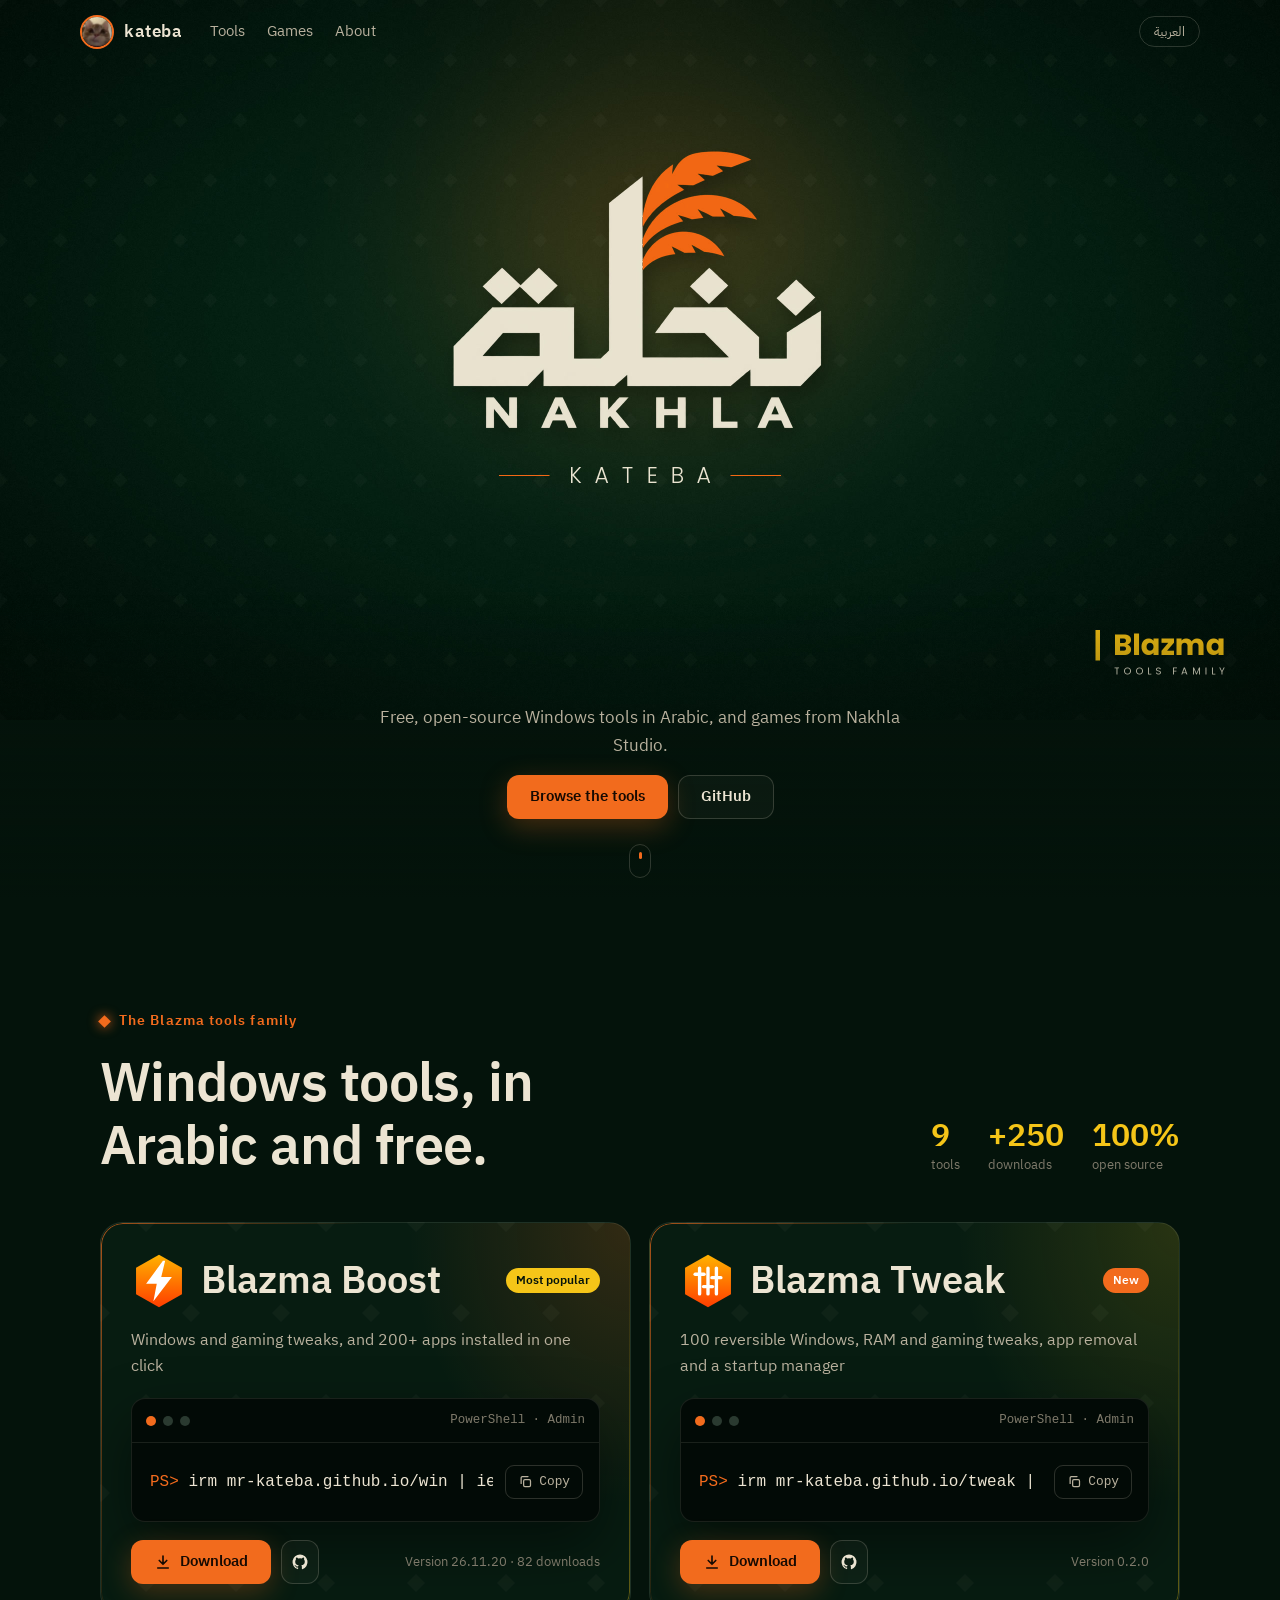
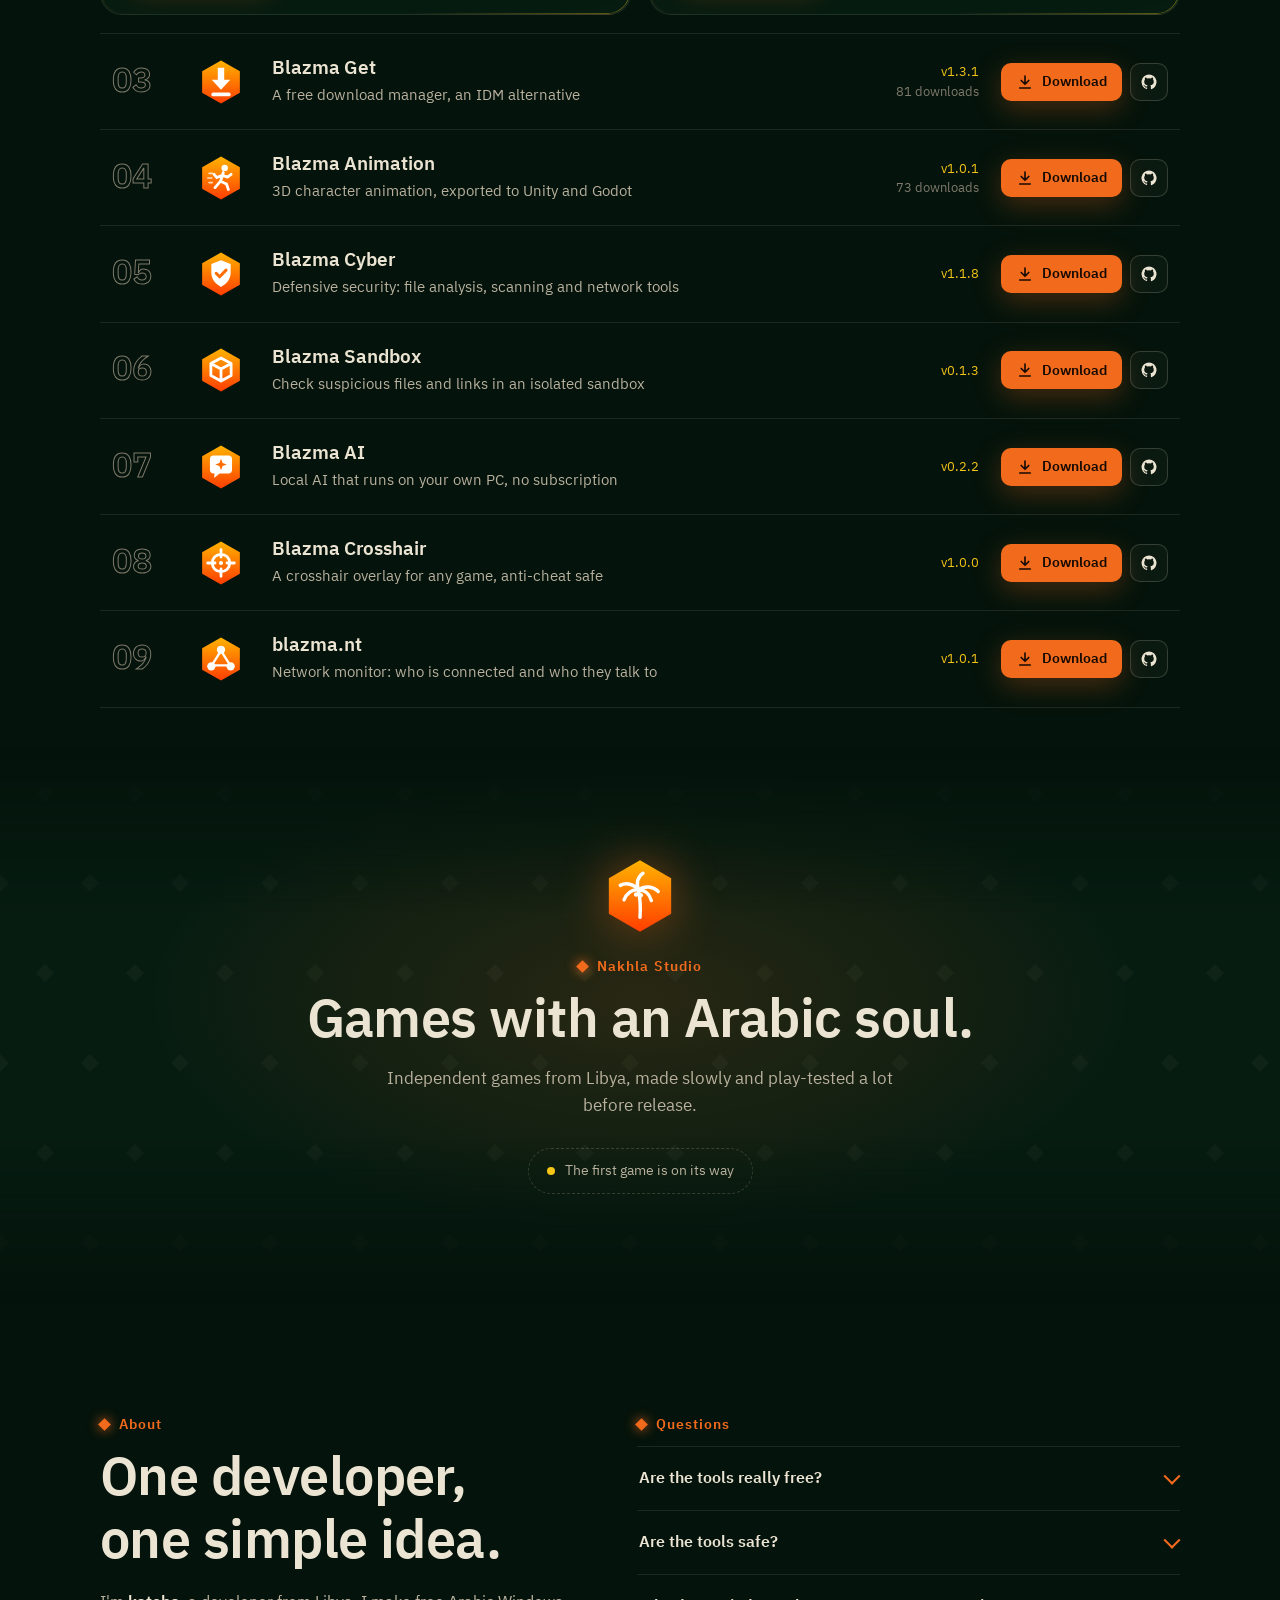
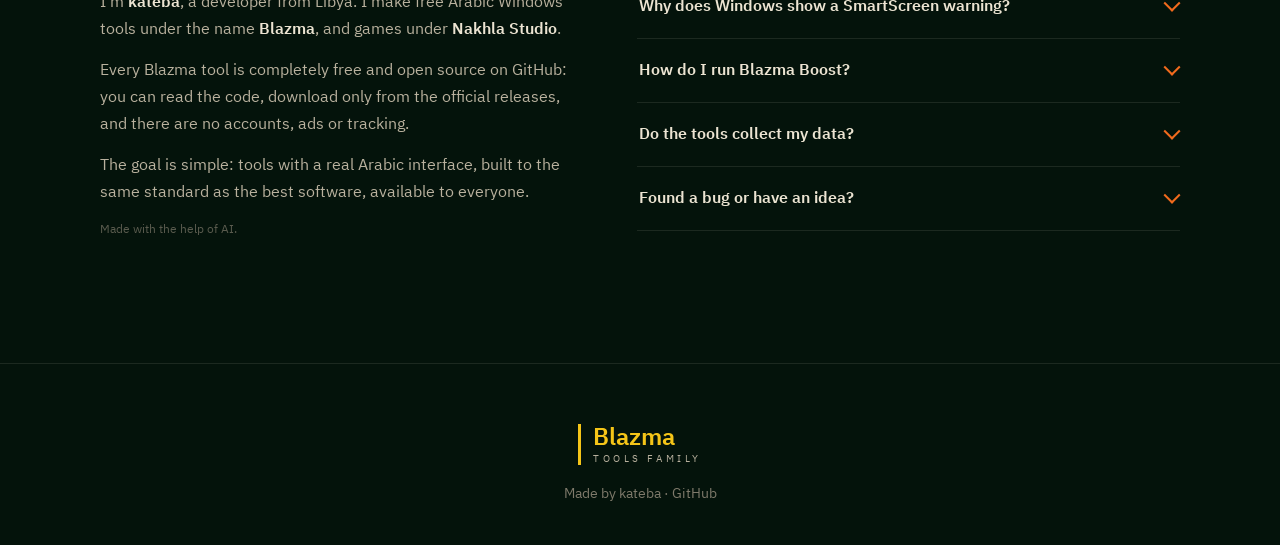
<file: index.html>
<!DOCTYPE html>
<html lang="ar" dir="rtl">
<head>
<meta charset="utf-8">
<meta name="viewport" content="width=device-width, initial-scale=1, viewport-fit=cover">
<title>kateba — أدوات بلازما واستوديو نخلة</title>
<meta name="description" content="أدوات ويندوز عربية مجانية ومفتوحة المصدر من تطوير kateba: Blazma Boost وGet وCyber وSandbox وAI وAnimation وCrosshair وnt، وألعاب استوديو نخلة.">
<meta name="author" content="kateba (mr-kateba)">
<meta name="theme-color" content="#04130b">
<link rel="canonical" href="https://mr-kateba.github.io/">
<link rel="icon" href="assets/icon.svg?v=1" type="image/svg+xml">
<link rel="icon" href="assets/icon-192.png?v=1" sizes="192x192" type="image/png">
<link rel="apple-touch-icon" href="assets/icon-192.png?v=1">
<link rel="manifest" href="manifest.webmanifest">
<meta property="og:type" content="website">
<meta property="og:site_name" content="أدوات بلازما">
<meta property="og:title" content="kateba — أدوات بلازما واستوديو نخلة">
<meta property="og:description" content="أدوات ويندوز عربية مجانية ومفتوحة المصدر، بدون حسابات وبدون تتبع.">
<meta property="og:url" content="https://mr-kateba.github.io/">
<meta property="og:image" content="https://mr-kateba.github.io/assets/og.png?v=1">
<meta property="og:image:width" content="1200">
<meta property="og:image:height" content="630">
<meta property="og:locale" content="ar_AR">
<meta name="twitter:card" content="summary_large_image">
<meta name="twitter:title" content="kateba — أدوات بلازما واستوديو نخلة">
<meta name="twitter:description" content="أدوات ويندوز عربية مجانية ومفتوحة المصدر، بدون حسابات وبدون تتبع.">
<meta name="twitter:image" content="https://mr-kateba.github.io/assets/og.png?v=1">
<link rel="stylesheet" href="assets/site.css?v=202611252110">
</head>
<body>

<header class="nav" id="nav">
  <a class="brand" href="#top"><img src="assets/cat.webp" alt=""><span>kateba</span></a>
  <nav class="links">
    <a href="#tools" data-i18n="nav.tools"></a>
    <a href="#games" data-i18n="nav.games"></a>
    <a href="#about" data-i18n="nav.about"></a>
  </nav>
  <button class="lang" id="lang" type="button">English</button>
</header>

<main>
  <!-- 1. the Nakhla wallpaper, untouched, as the opening screen -->
  <section class="hero" id="top">
    <div class="hero-img" role="img" aria-label="Nakhla — kateba"></div>
    <div class="hero-foot reveal">
      <p class="tagline" data-i18n="hero"></p>
      <div class="hero-cta">
        <a class="btn solid" href="#tools" data-i18n="cta.tools"></a>
        <a class="btn ghost" href="https://github.com/mr-kateba" target="_blank" rel="noopener"><bdi>GitHub</bdi></a>
      </div>
    </div>
    <a class="scroll" href="#tools" aria-label="tools"><span></span></a>
  </section>

  <!-- 2. tools -->
  <section class="sec" id="tools">
    <div class="sec-head reveal">
      <p class="kicker"><span class="dot"></span><span data-i18n="tools.kicker"></span></p>
      <h2 data-i18n="tools.title"></h2>
      <div class="facts" id="facts"></div>
    </div>
    <div class="featured reveal" id="feature"></div>
    <ol class="index" id="index"></ol>
  </section>

  <!-- 3. Nakhla Studio -->
  <section class="sec studio" id="games">
    <div class="studio-inner reveal">
      <img class="studio-mark" src="assets/nakhla.svg" alt="">
      <p class="kicker"><span class="dot"></span><span data-i18n="games.kicker"></span></p>
      <h2 data-i18n="games.title"></h2>
      <p class="studio-text" data-i18n="games.text"></p>
      <ul class="games" id="games-list"></ul>
    </div>
  </section>

  <!-- 4. about + questions -->
  <section class="sec split" id="about">
    <div class="about reveal">
      <p class="kicker"><span class="dot"></span><span data-i18n="about.kicker"></span></p>
      <h2 data-i18n="about.title"></h2>
      <div class="prose" id="about-text"></div>
    </div>
    <div class="qa reveal">
      <p class="kicker"><span class="dot"></span><span data-i18n="faq.kicker"></span></p>
      <div class="faq" id="faq"></div>
    </div>
  </section>
</main>

<footer class="foot">
  <div class="sig" dir="ltr"><b>Blazma</b><span>TOOLS FAMILY</span></div>
  <p><span data-i18n="foot"></span> · <a href="https://github.com/mr-kateba" target="_blank" rel="noopener"><bdi>GitHub</bdi></a></p>
</footer>

<script src="assets/app.js?v=202611252110"></script>
</body>
</html>
</file>
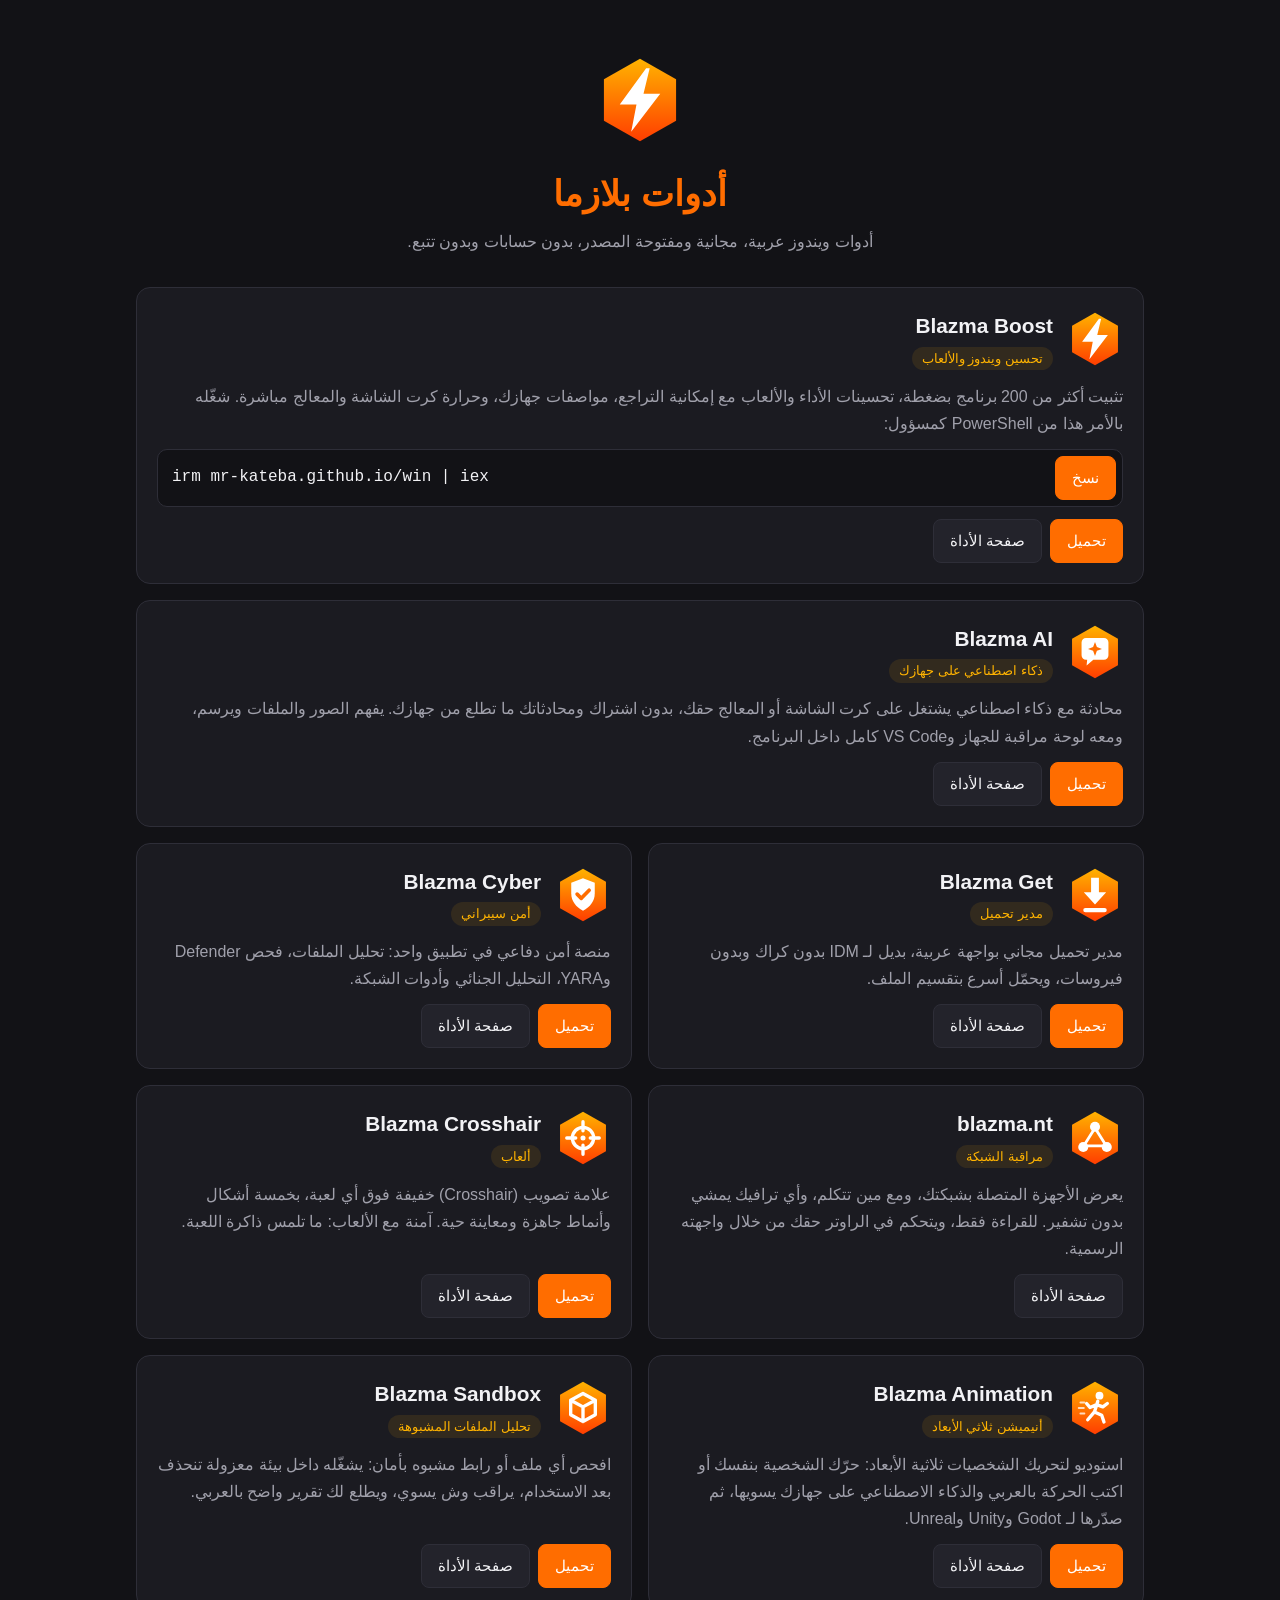
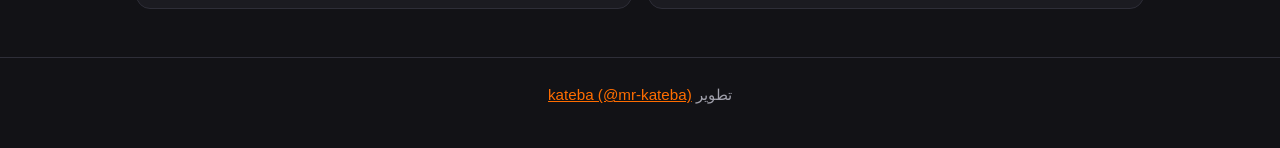
<file: classic/index.html>
<!DOCTYPE html>
<html lang="ar" dir="rtl">
<head>
<meta charset="utf-8">
<meta name="viewport" content="width=device-width, initial-scale=1">
<title>أدوات بلازما</title>
<meta name="description" content="أدوات ويندوز عربية مجانية ومفتوحة المصدر من تطوير kateba: Blazma Boost وBlazma AI وBlazma Get وBlazma Cyber وblazma.nt وBlazma Crosshair وBlazma Animation وBlazma Sandbox.">
<meta name="author" content="kateba (mr-kateba)">
<link rel="icon" href="../logos/boost.svg" type="image/svg+xml">
<style>
  :root { --bg: #121216; --panel: #1b1b21; --panel-2: #23232b; --line: #2e2e38; --text: #f2f2f5; --muted: #a0a0ab; --accent: #ff6d00; --accent-2: #ffb300; }
  * { box-sizing: border-box; }
  body { margin: 0; background: var(--bg); color: var(--text); font-family: "Segoe UI", Tahoma, sans-serif; line-height: 1.7; }
  a { color: var(--accent); }
  .wrap { max-width: 1040px; margin: 0 auto; padding: 0 16px; }

  header { text-align: center; padding: 56px 0 32px; }
  header img { width: 88px; height: 88px; }
  header h1 { margin: 12px 0 4px; font-size: 2.2rem; color: var(--accent); }
  header p { margin: 0 auto; color: var(--muted); max-width: 560px; }

  .tools { display: grid; grid-template-columns: repeat(2, minmax(0, 1fr)); gap: 16px; padding-bottom: 48px; }
  @media (max-width: 720px) { .tools { grid-template-columns: minmax(0, 1fr); } }
  .tool { min-width: 0; background: var(--panel); border: 1px solid var(--line); border-radius: 14px; padding: 20px; display: flex; flex-direction: column; gap: 12px; transition: border-color .2s, transform .2s; }
  .tool:hover { border-color: var(--accent); transform: translateY(-2px); }
  .tool.featured { grid-column: 1 / -1; }
  .head { display: flex; align-items: center; gap: 14px; }
  .head img { width: 56px; height: 56px; flex: none; border-radius: 12px; }
  .head h2 { margin: 0; font-size: 1.3rem; }
  .tag { display: inline-block; margin-top: 2px; font-size: .8rem; color: var(--accent-2); background: rgba(255, 179, 0, .1); border-radius: 999px; padding: 1px 10px; }
  .tool p { margin: 0; color: var(--muted); flex: 1; }

  .cmd { display: flex; gap: 8px; background: var(--bg); border: 1px solid var(--line); border-radius: 10px; padding: 6px; direction: ltr; }
  .cmd code { flex: 1; min-width: 0; font-family: Consolas, monospace; padding: 8px; overflow-x: auto; white-space: nowrap; }

  .actions { display: flex; flex-wrap: wrap; gap: 8px; }
  .btn { display: inline-flex; align-items: center; gap: 6px; border-radius: 8px; padding: 8px 16px; font: inherit; font-size: .95rem; text-decoration: none; cursor: pointer; border: 1px solid var(--line); background: var(--panel-2); color: var(--text); }
  .btn:hover { border-color: var(--accent); }
  .btn.primary { background: var(--accent); border-color: var(--accent); color: #fff; }
  .btn.primary:hover { background: #ff8124; }

  footer { border-top: 1px solid var(--line); text-align: center; color: var(--muted); padding: 24px 0 40px; font-size: .95rem; }
</style>
</head>
<body>
<div class="wrap">
  <header>
    <img src="../logos/boost.svg" alt="">
    <h1>أدوات بلازما</h1>
    <p>أدوات ويندوز عربية، مجانية ومفتوحة المصدر، بدون حسابات وبدون تتبع.</p>
  </header>

  <main class="tools">
    <article class="tool featured">
      <div class="head">
        <img src="../logos/boost.svg" alt="">
        <div><h2>Blazma Boost</h2><span class="tag">تحسين ويندوز والألعاب</span></div>
      </div>
      <p>تثبيت أكثر من 200 برنامج بضغطة، تحسينات الأداء والألعاب مع إمكانية التراجع، مواصفات جهازك، وحرارة كرت الشاشة والمعالج مباشرة. شغّله بالأمر هذا من PowerShell كمسؤول:</p>
      <div class="cmd">
        <code id="cmd">irm mr-kateba.github.io/win | iex</code>
        <button type="button" class="btn primary" id="copy">نسخ</button>
      </div>
      <div class="actions">
        <a class="btn primary" href="https://github.com/mr-kateba/Blazma-Boost/releases/latest/download/BlazmaBoost.zip">تحميل</a>
        <a class="btn" href="https://github.com/mr-kateba/Blazma-Boost">صفحة الأداة</a>
      </div>
    </article>

    <article class="tool featured">
      <div class="head">
        <img src="../logos/ai.svg" alt="">
        <div><h2>Blazma AI</h2><span class="tag">ذكاء اصطناعي على جهازك</span></div>
      </div>
      <p>محادثة مع ذكاء اصطناعي يشتغل على كرت الشاشة أو المعالج حقك، بدون اشتراك ومحادثاتك ما تطلع من جهازك. يفهم الصور والملفات ويرسم، ومعه لوحة مراقبة للجهاز وVS Code كامل داخل البرنامج.</p>
      <div class="actions">
        <a class="btn primary" href="https://github.com/mr-kateba/blazma-ai/releases">تحميل</a>
        <a class="btn" href="https://github.com/mr-kateba/blazma-ai">صفحة الأداة</a>
      </div>
    </article>

    <article class="tool">
      <div class="head">
        <img src="../logos/get.svg" alt="">
        <div><h2>Blazma Get</h2><span class="tag">مدير تحميل</span></div>
      </div>
      <p>مدير تحميل مجاني بواجهة عربية، بديل لـ IDM بدون كراك وبدون فيروسات، ويحمّل أسرع بتقسيم الملف.</p>
      <div class="actions">
        <a class="btn primary" href="https://github.com/mr-kateba/Blazma-Get/releases/latest">تحميل</a>
        <a class="btn" href="https://github.com/mr-kateba/Blazma-Get">صفحة الأداة</a>
      </div>
    </article>

    <article class="tool">
      <div class="head">
        <img src="../logos/cyber.svg" alt="">
        <div><h2>Blazma Cyber</h2><span class="tag">أمن سيبراني</span></div>
      </div>
      <p>منصة أمن دفاعي في تطبيق واحد: تحليل الملفات، فحص Defender وYARA، التحليل الجنائي وأدوات الشبكة.</p>
      <div class="actions">
        <a class="btn primary" href="https://github.com/mr-kateba/Blazma-Cyber/releases/latest">تحميل</a>
        <a class="btn" href="https://github.com/mr-kateba/Blazma-Cyber">صفحة الأداة</a>
      </div>
    </article>

    <article class="tool">
      <div class="head">
        <img src="../logos/nt.svg" alt="">
        <div><h2>blazma.nt</h2><span class="tag">مراقبة الشبكة</span></div>
      </div>
      <p>يعرض الأجهزة المتصلة بشبكتك، ومع مين تتكلم، وأي ترافيك يمشي بدون تشفير. للقراءة فقط، ويتحكم في الراوتر حقك من خلال واجهته الرسمية.</p>
      <div class="actions">
        <a class="btn" href="https://github.com/mr-kateba/blazma-nt">صفحة الأداة</a>
      </div>
    </article>

    <article class="tool">
      <div class="head">
        <img src="../logos/crosshair.svg" alt="">
        <div><h2>Blazma Crosshair</h2><span class="tag">ألعاب</span></div>
      </div>
      <p>علامة تصويب (Crosshair) خفيفة فوق أي لعبة، بخمسة أشكال وأنماط جاهزة ومعاينة حية. آمنة مع الألعاب: ما تلمس ذاكرة اللعبة.</p>
      <div class="actions">
        <a class="btn primary" href="https://github.com/mr-kateba/blazma-Crosshair/releases/latest">تحميل</a>
        <a class="btn" href="https://github.com/mr-kateba/blazma-Crosshair">صفحة الأداة</a>
      </div>
    </article>
    <article class="tool">
      <div class="head">
        <img src="../logos/animation.svg" alt="">
        <div><h2>Blazma Animation</h2><span class="tag">أنيميشن ثلاثي الأبعاد</span></div>
      </div>
      <p>استوديو لتحريك الشخصيات ثلاثية الأبعاد: حرّك الشخصية بنفسك أو اكتب الحركة بالعربي والذكاء الاصطناعي على جهازك يسويها، ثم صدّرها لـ Godot وUnity وUnreal.</p>
      <div class="actions">
        <a class="btn primary" href="https://github.com/mr-kateba/blazma-Animation/releases/latest">تحميل</a>
        <a class="btn" href="https://github.com/mr-kateba/blazma-Animation">صفحة الأداة</a>
      </div>
    </article>
    <article class="tool">
      <div class="head">
        <img src="../logos/sandbox.svg" alt="">
        <div><h2>Blazma Sandbox</h2><span class="tag">تحليل الملفات المشبوهة</span></div>
      </div>
      <p>افحص أي ملف أو رابط مشبوه بأمان: يشغّله داخل بيئة معزولة تنحذف بعد الاستخدام، يراقب وش يسوي، ويطلع لك تقرير واضح بالعربي.</p>
      <div class="actions">
        <a class="btn primary" href="https://github.com/mr-kateba/Blazma-Sandbox/releases/latest">تحميل</a>
        <a class="btn" href="https://github.com/mr-kateba/Blazma-Sandbox">صفحة الأداة</a>
      </div>
    </article>
  </main>
</div>

<footer>
  تطوير <bdi><a href="https://github.com/mr-kateba">kateba (@mr-kateba)</a></bdi>
</footer>

<script>
  document.getElementById("copy").addEventListener("click", function () {
    var button = this;
    navigator.clipboard.writeText(document.getElementById("cmd").textContent).then(function () {
      button.textContent = "تم النسخ";
      setTimeout(function () { button.textContent = "نسخ"; }, 1500);
    });
  });
</script>
</body>
</html>
</file>
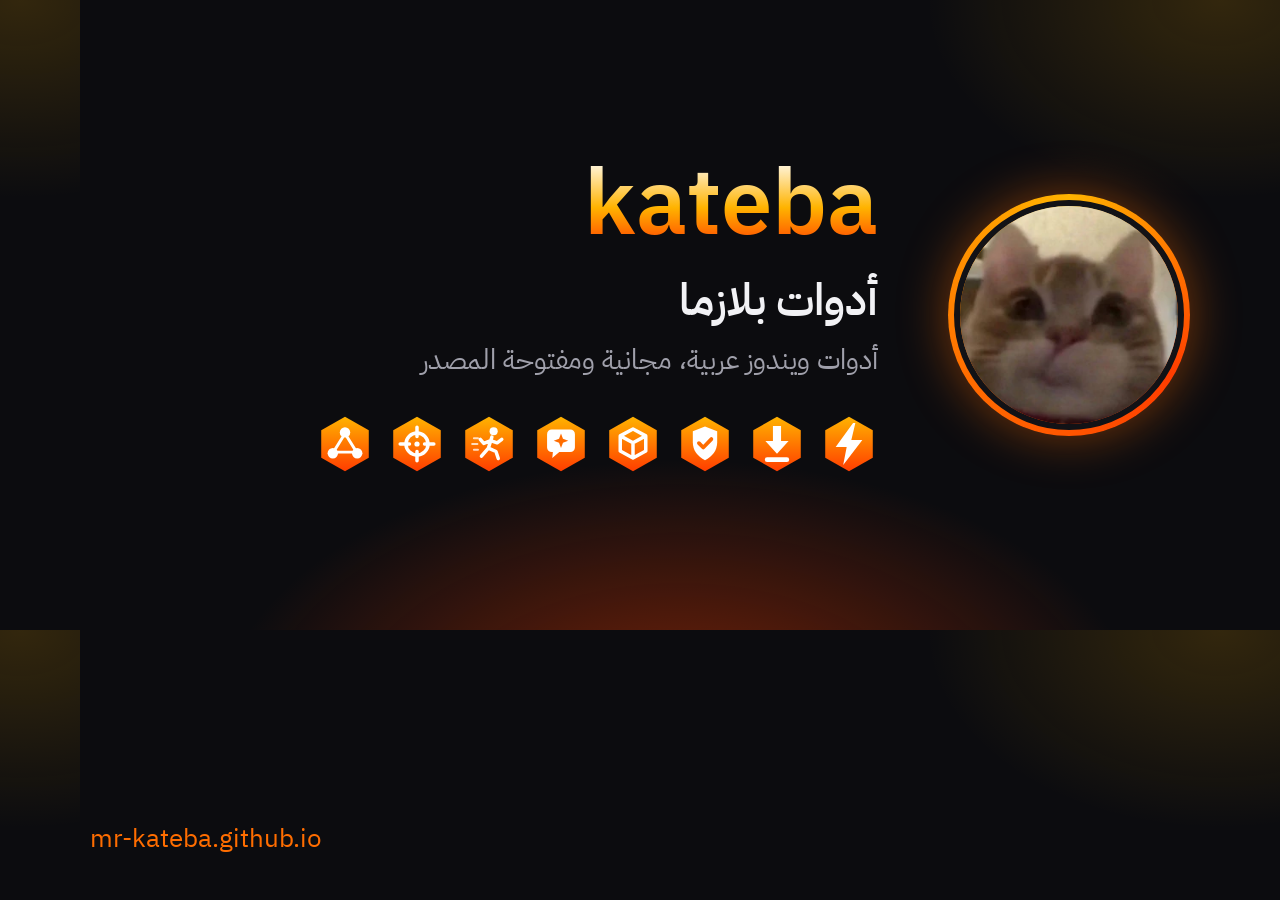
<file: tools/og.html>
<!DOCTYPE html><html lang="ar" dir="rtl"><head><meta charset="utf-8">
<style>
@font-face{font-family:P;font-weight:400;src:url(../assets/fonts/plex-arabic-arabic-400.woff2)}@font-face{font-family:P;font-weight:600;src:url(../assets/fonts/plex-arabic-arabic-600.woff2)}
@font-face{font-family:P;font-weight:400;src:url(../assets/fonts/plex-arabic-latin-400.woff2);unicode-range:U+0000-00FF}@font-face{font-family:P;font-weight:600;src:url(../assets/fonts/plex-arabic-latin-600.woff2);unicode-range:U+0000-00FF}
html,body{margin:0;width:1200px;height:630px;overflow:hidden}
body{font-family:P,sans-serif;color:#f2f2f5;background:radial-gradient(55% 60% at 50% 115%,rgba(255,61,0,.45),transparent 70%),radial-gradient(35% 45% at 95% 0%,rgba(255,179,0,.16),transparent 70%),#0c0c0f;display:flex;align-items:center;gap:70px;padding:0 90px;box-sizing:border-box}
.av{width:230px;height:230px;border-radius:50%;padding:6px;background:conic-gradient(#ffb300,#ff3d00,#ff6d00,#ffb300);box-shadow:0 0 50px rgba(255,109,0,.45);flex:none}
.av img{width:100%;height:100%;border-radius:50%;border:6px solid #121216;box-sizing:border-box;object-fit:cover}
h1{margin:0;font-size:92px;line-height:1;font-weight:600;background:linear-gradient(180deg,#fff,#ffb300 55%,#ff3d00);-webkit-background-clip:text;color:transparent}
h2{margin:18px 0 6px;font-size:44px;font-weight:600}p{margin:0;color:#a0a0ab;font-size:28px}
.row{display:flex;gap:14px;margin-top:34px}.row img{width:58px;height:58px}
.url{position:absolute;left:90px;bottom:42px;color:#ff6d00;font-size:26px;direction:ltr}
</style></head><body><div class="av"><img src="../assets/cat.webp"></div>
<div><h1>kateba</h1><h2>أدوات بلازما</h2><p>أدوات ويندوز عربية، مجانية ومفتوحة المصدر</p><div class="row"><img src="../logos/boost.svg"><img src="../logos/get.svg"><img src="../logos/cyber.svg"><img src="../logos/sandbox.svg"><img src="../logos/ai.svg"><img src="../logos/animation.svg"><img src="../logos/crosshair.svg"><img src="../logos/nt.svg"></div></div>
<div class="url">mr-kateba.github.io</div></body></html>
</file>
<file: assets/site.css>
@font-face { font-family: "Plex Arabic"; font-weight: 400; font-display: swap; src: url(fonts/plex-arabic-arabic-400.woff2) format("woff2"); unicode-range: U+0600-06FF, U+0750-077F, U+FB50-FDFF, U+FE70-FEFF; }
@font-face { font-family: "Plex Arabic"; font-weight: 600; font-display: swap; src: url(fonts/plex-arabic-arabic-600.woff2) format("woff2"); unicode-range: U+0600-06FF, U+0750-077F, U+FB50-FDFF, U+FE70-FEFF; }
@font-face { font-family: "Plex Arabic"; font-weight: 400; font-display: swap; src: url(fonts/plex-arabic-latin-400.woff2) format("woff2"); unicode-range: U+0000-00FF, U+2000-206F; }
@font-face { font-family: "Plex Arabic"; font-weight: 600; font-display: swap; src: url(fonts/plex-arabic-latin-600.woff2) format("woff2"); unicode-range: U+0000-00FF, U+2000-206F; }

/* Palette lifted from the Nakhla wallpaper */
:root {
  --night: #04130b; --night-2: #071c11; --night-3: #0b2417;
  --cream: #ece4d2; --cream-2: #b9b19e; --cream-3: #7f7a6b;
  --orange: #f26b1d; --orange-2: #ff8a3d; --gold: #f5c518;
  --line: rgba(236, 228, 210, .1); --line-2: rgba(236, 228, 210, .18);
  --wrap: 1120px;
  /* the wallpaper's diamond lattice, reused as a texture */
  --diamonds: url("data:image/svg+xml,%3Csvg xmlns='http://www.w3.org/2000/svg' width='90' height='180'%3E%3Cg fill='%23ece4d2' fill-opacity='.035'%3E%3Cpath d='M45 -9l9 9-9 9-9-9z'/%3E%3Cpath d='M45 171l9 9-9 9-9-9z'/%3E%3Cpath d='M0 81l9 9-9 9-9-9z'/%3E%3Cpath d='M90 81l9 9-9 9-9-9z'/%3E%3C/g%3E%3C/svg%3E");
}
* { box-sizing: border-box; }
html { scroll-behavior: smooth; scroll-padding-top: 72px; }
html, body { margin: 0; }
body { background: var(--night); color: var(--cream); font-family: "Plex Arabic", "Segoe UI", Tahoma, sans-serif; line-height: 1.65; overflow-x: hidden; -webkit-font-smoothing: antialiased; }
a { color: inherit; text-decoration: none; }
button { font: inherit; color: inherit; }
img, svg { display: block; }
::selection { background: var(--orange); color: var(--night); }
:focus-visible { outline: 2px solid var(--orange); outline-offset: 3px; border-radius: 6px; }

/* ---------- top bar */
.nav { position: fixed; inset: 0 0 auto; z-index: 50; height: 64px; display: flex; align-items: center; gap: 28px; padding: 0 max(20px, calc((100vw - var(--wrap)) / 2));
  transition: background .35s, border-color .35s, backdrop-filter .35s; border-bottom: 1px solid transparent; }
.nav.solid { background: rgba(4, 19, 11, .78); backdrop-filter: blur(14px); -webkit-backdrop-filter: blur(14px); border-color: var(--line); }
.brand { display: flex; align-items: center; gap: 10px; font-weight: 600; font-size: 1.05rem; letter-spacing: .03em; }
.brand img { width: 34px; height: 34px; border-radius: 50%; border: 2px solid var(--orange); object-fit: cover; }
.links { display: flex; gap: 22px; margin-inline-end: auto; }
.links a { position: relative; color: var(--cream-2); font-size: .95rem; padding: 4px 0; transition: color .2s; }
.links a::after { content: ""; position: absolute; inset: auto 0 -2px; height: 2px; background: var(--orange); transform: scaleX(0); transition: transform .3s; }
.links a:hover, .links a.on { color: var(--cream); }
.links a:hover::after, .links a.on::after { transform: scaleX(1); }
.lang { border: 1px solid var(--line-2); background: transparent; color: var(--cream-2); border-radius: 999px; padding: 4px 14px; font-size: .82rem; cursor: pointer; transition: .2s; }
.lang:hover { color: var(--cream); border-color: var(--orange); }

/* ---------- hero: the wallpaper exactly as given */
.hero { position: relative; height: 100vh; height: 100svh; min-height: 560px; overflow: hidden; background: var(--night); }
.hero-img { position: absolute; inset: -2%; background: url(nakhla-wall-2560.jpg?v=1) center 42% / cover no-repeat; animation: drift 24s ease-in-out infinite alternate; will-change: transform; }
/* screens narrower than 16:9: fit the width so nothing at the edges (the Blazma signature) is cut; the bottom fades into the page */
@media (min-width: 761px) and (max-aspect-ratio: 16/9) { .hero-img { inset: 0; background-size: 100% auto; background-position: center top; transform-origin: 50% 30%; } }
@keyframes drift { from { transform: scale(1); } to { transform: scale(1.04); } }
.hero::after { content: ""; position: absolute; inset: auto 0 0; height: 34%; background: linear-gradient(transparent, var(--night)); pointer-events: none; }
.hero-foot { position: absolute; z-index: 2; inset: auto 0 9vh; display: flex; flex-direction: column; align-items: center; gap: 16px; text-align: center; padding: 0 20px; }
.tagline { margin: 0; color: var(--cream-2); font-size: clamp(.95rem, 1.3vw, 1.1rem); max-width: 560px; }
.hero-cta { display: flex; gap: 10px; flex-wrap: wrap; justify-content: center; }
.scroll { position: absolute; z-index: 2; bottom: 22px; left: 50%; transform: translateX(-50%); width: 22px; height: 34px; border: 1.5px solid var(--line-2); border-radius: 12px; }
.scroll span { position: absolute; top: 7px; left: 50%; width: 3px; height: 7px; margin-left: -1.5px; border-radius: 2px; background: var(--orange); animation: wheel 1.8s ease-in-out infinite; }
@keyframes wheel { 0% { opacity: 0; transform: translateY(0); } 30% { opacity: 1; } 100% { opacity: 0; transform: translateY(12px); } }

/* ---------- buttons */
.btn { display: inline-flex; align-items: center; justify-content: center; gap: 8px; height: 44px; padding: 0 22px; border-radius: 12px; font-weight: 600; font-size: .95rem;
  border: 1px solid transparent; cursor: pointer; white-space: nowrap; transition: transform .15s, background .2s, border-color .2s, color .2s, box-shadow .2s; }
.btn:active { transform: scale(.97); }
.btn svg { width: 18px; height: 18px; }
.btn.solid { background: var(--orange); color: #170a02; box-shadow: 0 8px 28px rgba(242, 107, 29, .28); }
.btn.solid:hover { background: var(--orange-2); box-shadow: 0 10px 34px rgba(242, 107, 29, .42); }
.btn.ghost { border-color: var(--line-2); color: var(--cream); background: rgba(236, 228, 210, .03); }
.btn.ghost:hover { border-color: var(--cream-2); }
.btn.sm { height: 38px; padding: 0 14px; font-size: .88rem; border-radius: 10px; }
.btn.sq { width: 38px; padding: 0; }

/* ---------- sections */
.sec { position: relative; max-width: var(--wrap); margin: 0 auto; padding: 110px 20px; }
#tools { padding-bottom: 40px; }
.kicker { display: flex; align-items: center; gap: 10px; margin: 0 0 10px; color: var(--orange); font-size: .85rem; font-weight: 600; letter-spacing: .08em; }
.kicker .dot { width: 9px; height: 9px; background: var(--orange); transform: rotate(45deg); box-shadow: 0 0 12px var(--orange); }
h2 { margin: 0; font-size: clamp(2rem, 4.6vw, 3.4rem); line-height: 1.15; font-weight: 600; letter-spacing: -.01em; text-wrap: balance; }
.sec-head { display: grid; grid-template-columns: 1fr auto; align-items: end; gap: 10px 40px; margin-bottom: 44px; }
.sec-head .kicker, .sec-head h2 { grid-column: 1; }
.facts { grid-column: 2; grid-row: 1 / span 2; display: flex; gap: 28px; }
.fact b { display: block; font-size: 2rem; line-height: 1; color: var(--gold); font-weight: 600; font-variant-numeric: tabular-nums; }
.fact span { color: var(--cream-3); font-size: .82rem; }

/* featured tool: Boost with a live terminal line */
.featured { display: grid; grid-template-columns: repeat(2, minmax(0, 1fr)); gap: 18px; margin-bottom: 18px; }
.feature { position: relative; display: flex; flex-direction: column; gap: 18px; padding: 30px; border-radius: 22px; overflow: hidden;
  background: var(--diamonds), radial-gradient(70% 120% at 100% 0%, rgba(242, 107, 29, .18), transparent 60%), var(--night-2); border: 1px solid var(--line); }
.feature::before { content: ""; position: absolute; inset: 0; border-radius: inherit; padding: 1px; pointer-events: none;
  background: linear-gradient(120deg, rgba(242, 107, 29, .7), transparent 35%, transparent 70%, rgba(245, 197, 24, .4)); -webkit-mask: linear-gradient(#000 0 0) content-box, linear-gradient(#000 0 0); -webkit-mask-composite: xor; mask-composite: exclude; }
.feature > * { min-width: 0; }
.feature.is-new { background: var(--diamonds), radial-gradient(70% 120% at 100% 0%, rgba(245, 197, 24, .14), transparent 60%), var(--night-2); }
.f-head { display: flex; align-items: center; justify-content: space-between; gap: 12px; }
.f-head .f-name { margin: 0; }
.f-head .f-badge { margin: 0; flex: none; }
.feature.is-new .f-badge { background: var(--orange); color: #fff; }
.f-foot { margin-top: auto; display: flex; align-items: center; justify-content: space-between; gap: 14px; flex-wrap: wrap; }
.f-foot .f-meta { margin: 0; }
.f-badge { display: inline-block; margin-bottom: 14px; padding: 2px 10px; border-radius: 999px; font-size: .78rem; font-weight: 600; color: var(--night); background: var(--gold); }
.f-name { display: flex; align-items: center; gap: 14px; margin: 0 0 10px; font-size: clamp(1.7rem, 3vw, 2.4rem); font-weight: 600; line-height: 1.1; }
.f-name img { width: 56px; height: 56px; }
.f-desc { margin: 0; color: var(--cream-2); font-size: 1.02rem; min-height: 3.2em; }
.f-actions { display: flex; gap: 10px; flex-wrap: wrap; align-items: center; }
.f-meta { color: var(--cream-3); font-size: .82rem; margin-top: 14px; }
.term { direction: ltr; text-align: left; border-radius: 14px; background: #020a06; border: 1px solid var(--line); box-shadow: 0 24px 60px rgba(0, 0, 0, .45); overflow: hidden; }
.term-bar { display: flex; align-items: center; gap: 7px; padding: 11px 14px; border-bottom: 1px solid var(--line); color: var(--cream-3); font-size: .78rem; }
.term-bar i { width: 10px; height: 10px; border-radius: 50%; background: #2a3a30; }
.term-bar i:first-child { background: var(--orange); }
.term-bar span { margin-left: auto; font-family: Consolas, monospace; }
.term-body { display: flex; align-items: center; gap: 12px; padding: 22px 16px 22px 18px; font-family: Consolas, "Cascadia Mono", monospace; font-size: clamp(.82rem, 1.25vw, 1rem); }
.term-body code { flex: 1; min-width: 0; white-space: nowrap; overflow: hidden; text-overflow: clip; color: var(--cream); }
.term-body code em { font-style: normal; color: var(--orange); }
.term-body code .cur { display: inline-block; width: .55em; height: 1.1em; vertical-align: -3px; background: var(--orange); animation: blink 1s steps(2) infinite; }
@keyframes blink { 50% { opacity: 0; } }
.copy { flex: none; display: inline-flex; align-items: center; gap: 6px; height: 34px; padding: 0 12px; border-radius: 9px; border: 1px solid var(--line-2); background: transparent; color: var(--cream-2); cursor: pointer; font-size: .8rem; transition: .2s; }
.copy:hover { color: var(--cream); border-color: var(--orange); }
.copy svg { width: 15px; height: 15px; }
.copy.done { color: var(--night); background: var(--gold); border-color: var(--gold); }

/* the index: one row per tool, numbered like a table of contents */
.index { list-style: none; margin: 0; padding: 0; border-top: 1px solid var(--line); counter-reset: n 1; }
.row { position: relative; display: grid; grid-template-columns: 64px 52px minmax(0, 1fr) auto auto; align-items: center; gap: 22px; padding: 22px 12px; border-bottom: 1px solid var(--line); isolation: isolate; }
.row::before { content: ""; position: absolute; inset: 0; z-index: -1; background: linear-gradient(270deg, rgba(242, 107, 29, .13), rgba(242, 107, 29, 0) 70%); transform: scaleX(0); transform-origin: right; transition: transform .45s cubic-bezier(.2, .8, .2, 1); }
html[dir=ltr] .row::before { background: linear-gradient(90deg, rgba(242, 107, 29, .13), rgba(242, 107, 29, 0) 70%); transform-origin: left; }
.row:hover::before { transform: scaleX(1); }
.num { font-size: 2.1rem; font-weight: 600; line-height: 1; color: transparent; -webkit-text-stroke: 1px var(--cream-3); font-variant-numeric: tabular-nums; transition: color .3s, -webkit-text-stroke-color .3s; direction: ltr; }
.row:hover .num { color: var(--orange); -webkit-text-stroke-color: var(--orange); }
.row img { width: 46px; height: 46px; transition: transform .4s cubic-bezier(.2, .8, .2, 1); }
.row:hover img { transform: rotate(-8deg) scale(1.08); }
.r-name { font-size: 1.2rem; font-weight: 600; line-height: 1.3; }
.r-desc { margin: 2px 0 0; color: var(--cream-2); font-size: .92rem; }
.r-meta { text-align: end; color: var(--cream-3); font-size: .8rem; line-height: 1.5; white-space: nowrap; }
.r-meta .v { display: block; color: var(--gold); font-variant-numeric: tabular-nums; direction: ltr; }
.r-go { display: flex; gap: 8px; }

/* ---------- Nakhla Studio band */
.studio { max-width: none; padding: 0; isolation: isolate; }
/* no hard line: the texture and the glow fade in and out softly */
.studio::before { content: ""; position: absolute; inset: 0; z-index: -1; background: var(--diamonds), radial-gradient(55% 60% at 50% 45%, rgba(242, 107, 29, .14), transparent 70%), var(--night-2);
  background-position: 0 45px, 0 0, 0 0;
  -webkit-mask-image: linear-gradient(transparent, #000 30%, #000 70%, transparent); mask-image: linear-gradient(transparent, #000 30%, #000 70%, transparent); }
.studio-inner { max-width: 760px; margin: 0 auto; padding: 110px 20px; text-align: center; display: flex; flex-direction: column; align-items: center; }
.studio-mark { width: 76px; height: 76px; margin-bottom: 22px; filter: drop-shadow(0 0 24px rgba(242, 107, 29, .45)); animation: sway 6s ease-in-out infinite; transform-origin: 50% 90%; }
@keyframes sway { 50% { transform: rotate(-4deg); } }
.studio-text { color: var(--cream-2); font-size: 1.05rem; margin: 14px 0 0; max-width: 520px; }
.studio .kicker { justify-content: center; }
.games { list-style: none; margin: 28px 0 0; padding: 0; display: flex; gap: 12px; flex-wrap: wrap; justify-content: center; }
.soon { display: inline-flex; align-items: center; gap: 10px; padding: 10px 18px; border: 1px dashed var(--line-2); border-radius: 999px; color: var(--cream-2); font-size: .9rem; }
.soon i { width: 8px; height: 8px; border-radius: 50%; background: var(--gold); animation: pulse 1.6s ease-in-out infinite; }
@keyframes pulse { 50% { opacity: .25; } }

/* ---------- about + questions */
.split { display: grid; grid-template-columns: 1fr 1.15fr; gap: 64px; align-items: start; }
.prose { margin-top: 18px; color: var(--cream-2); font-size: 1.02rem; }
.prose p { margin: 0 0 14px; }
.prose b { color: var(--cream); }
.prose .note { display: block; font-size: .72rem; color: var(--cream-3); opacity: .7; }
.faq { border-top: 1px solid var(--line); }
.faq details { border-bottom: 1px solid var(--line); }
.faq summary { cursor: pointer; list-style: none; display: flex; justify-content: space-between; align-items: center; gap: 16px; padding: 18px 2px; font-weight: 600; font-size: 1.02rem; transition: color .2s; }
.faq summary::-webkit-details-marker { display: none; }
.faq summary:hover { color: var(--orange-2); }
.faq summary::after { content: ""; flex: none; width: 10px; height: 10px; border: solid var(--orange); border-width: 0 2px 2px 0; transform: rotate(45deg) translate(-2px, -2px); transition: transform .3s; }
.faq details[open] summary::after { transform: rotate(225deg); }
.faq p { margin: 0 0 18px; color: var(--cream-2); font-size: .95rem; }
.faq code { font-family: Consolas, monospace; background: rgba(0, 0, 0, .4); padding: 1px 6px; border-radius: 5px; color: var(--cream); }

/* ---------- footer */
.foot { text-align: center; padding: 60px 20px 40px; border-top: 1px solid var(--line); color: var(--cream-3); font-size: .85rem; }
.foot p { margin: 0; }
.foot a:hover { color: var(--orange); }
.sig { display: inline-flex; flex-direction: column; align-items: flex-start; padding-left: 12px; border-left: 3px solid var(--gold); margin-bottom: 18px; line-height: 1.1; }
.sig b { color: var(--gold); font-size: 1.5rem; }
.sig span { font-size: .62rem; letter-spacing: .35em; color: var(--cream-2); margin-top: 4px; }

/* ---------- toast + reveal */
.toast { position: fixed; bottom: 24px; left: 50%; transform: translate(-50%, 20px); opacity: 0; z-index: 80; background: var(--night-3); border: 1px solid var(--line-2); padding: 10px 18px; border-radius: 12px; transition: .3s; pointer-events: none; }
.toast.show { opacity: 1; transform: translate(-50%, 0); }
.js .reveal { opacity: 0; transform: translateY(26px); transition: opacity .9s ease, transform .9s cubic-bezier(.2, .8, .2, 1); }
.js .reveal.in { opacity: 1; transform: none; }
.js .index .row { opacity: 0; transform: translateY(16px); transition: opacity .6s ease, transform .6s cubic-bezier(.2, .8, .2, 1); }
.js .index .row.in { opacity: 1; transform: none; }

/* ---------- responsive */
@media (max-width: 900px) {
  .featured { grid-template-columns: minmax(0, 1fr); }
  .feature { padding: 26px 18px; }
  .split { grid-template-columns: 1fr; gap: 48px; }
  .row { grid-template-columns: 44px 44px minmax(0, 1fr); gap: 14px; padding: 18px 6px; }
  .num { font-size: 1.5rem; }
  .row img { width: 40px; height: 40px; }
  .r-meta { grid-column: 3; text-align: start; display: flex; gap: 10px; }
  .r-meta .v { display: inline; }
  .r-go { grid-column: 3; }
}
@media (max-width: 760px) {
  .links { display: none; }
  .nav { justify-content: space-between; }
  .hero { height: 88svh; min-height: 520px; }
  /* portrait screens: show the whole logo instead of cropping it */
  .hero-img { inset: 0; background-image: url(nakhla-wall-1280.jpg?v=1); background-size: 205% auto; background-position: 50% 34%; animation: none; }
  .hero-foot { bottom: 70px; }
  .sec { padding: 80px 18px; }
  .sec-head { grid-template-columns: 1fr; }
  .facts { grid-column: 1; grid-row: auto; margin-top: 18px; gap: 22px; }
  .fact b { font-size: 1.6rem; }
  .studio-inner { padding: 80px 18px; }
  .row { grid-template-columns: 40px minmax(0, 1fr); }
  .num { display: none; }
  .r-meta, .r-go { grid-column: 2; }
  .r-go .btn.solid { flex: 1; }
  .r-go { display: flex; }
}
@media (prefers-reduced-motion: reduce) {
  html { scroll-behavior: auto; }
  *, *::before, *::after { animation: none !important; transition: none !important; }
  .js .reveal, .js .index .row { opacity: 1; transform: none; }
}
</file>
